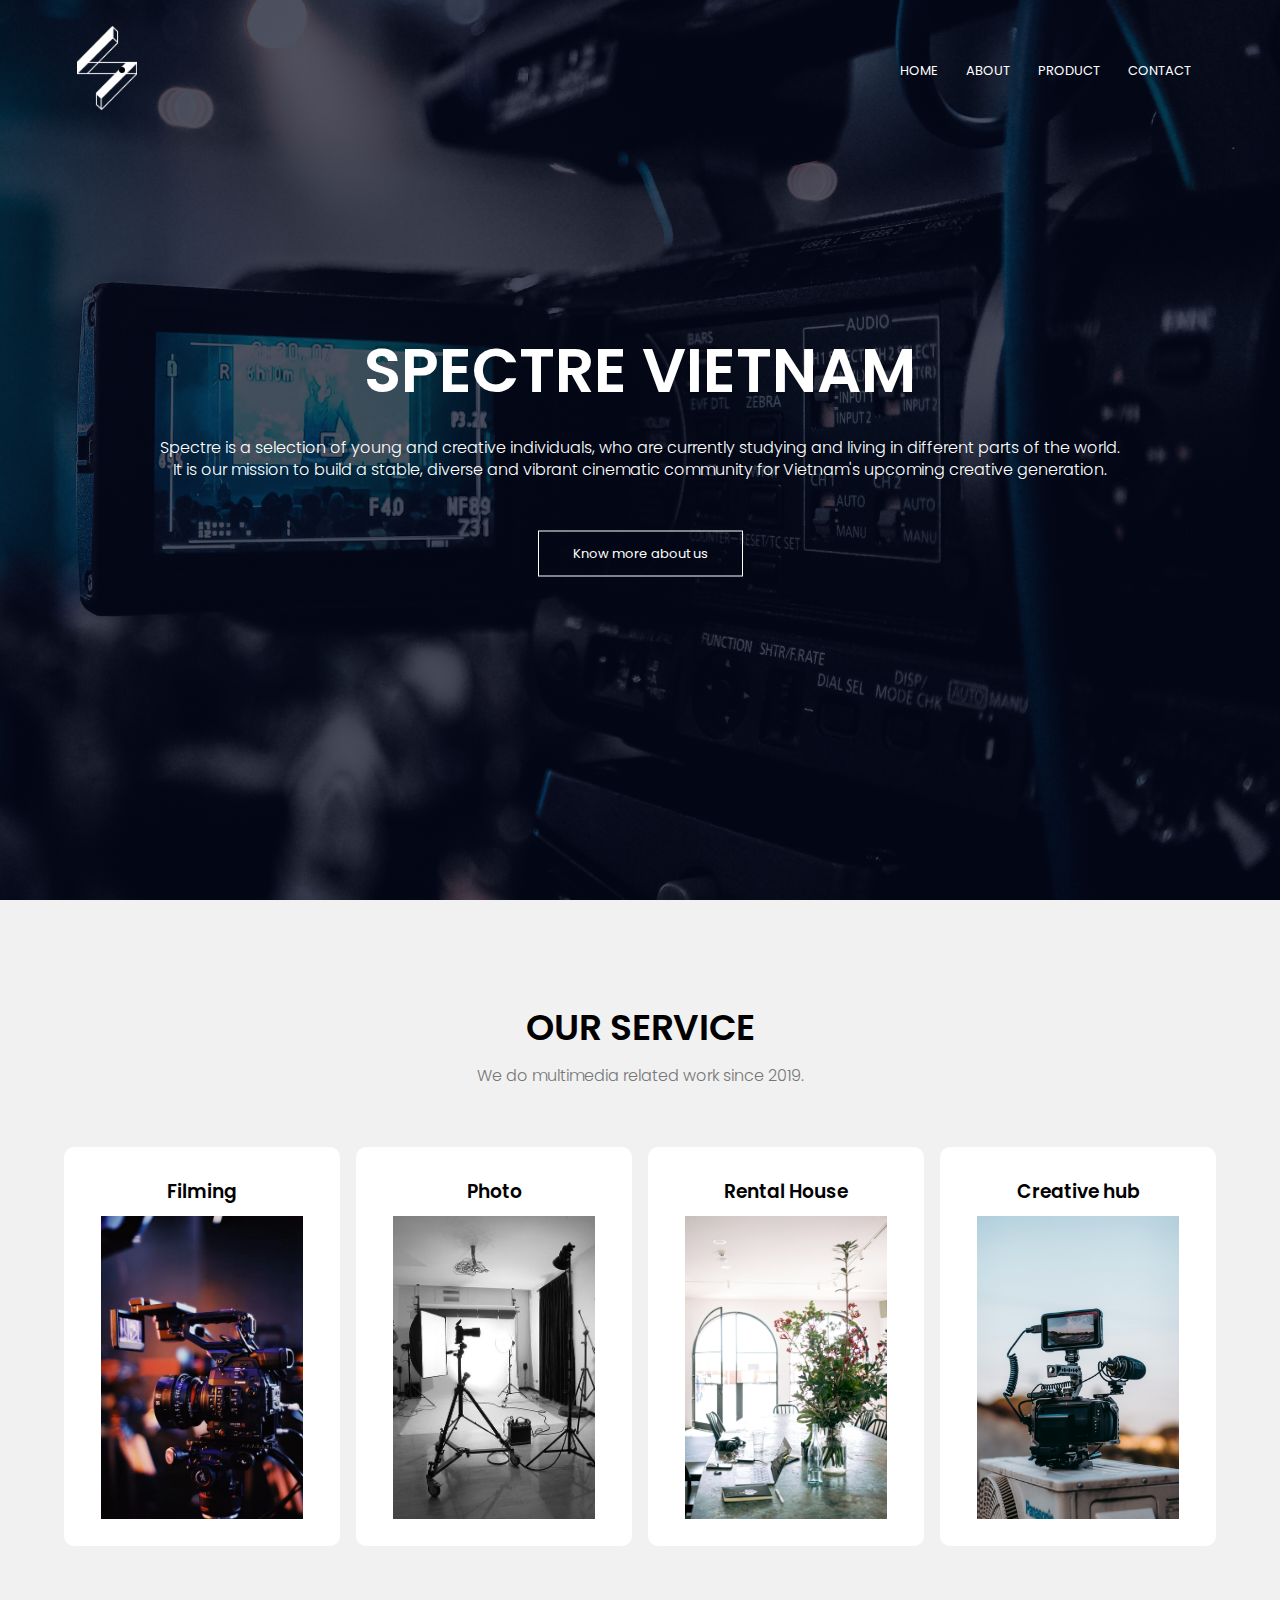
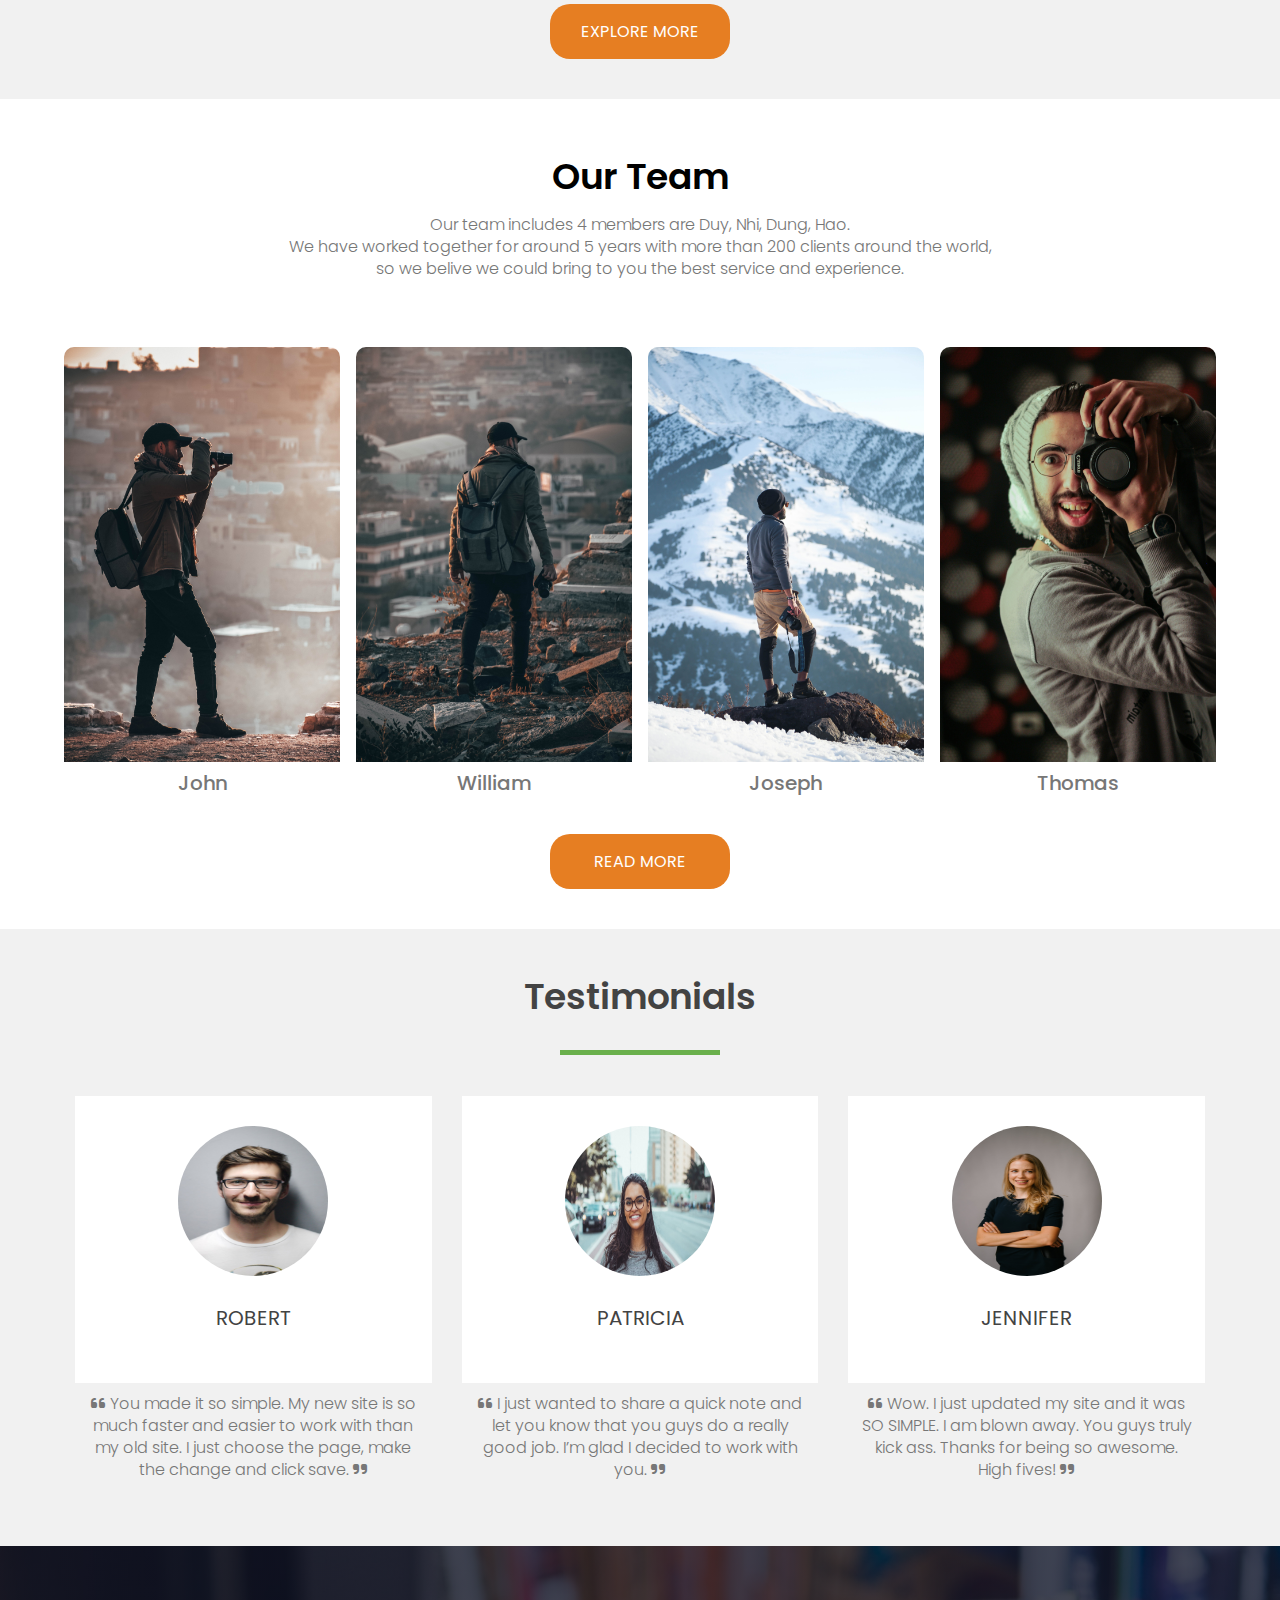
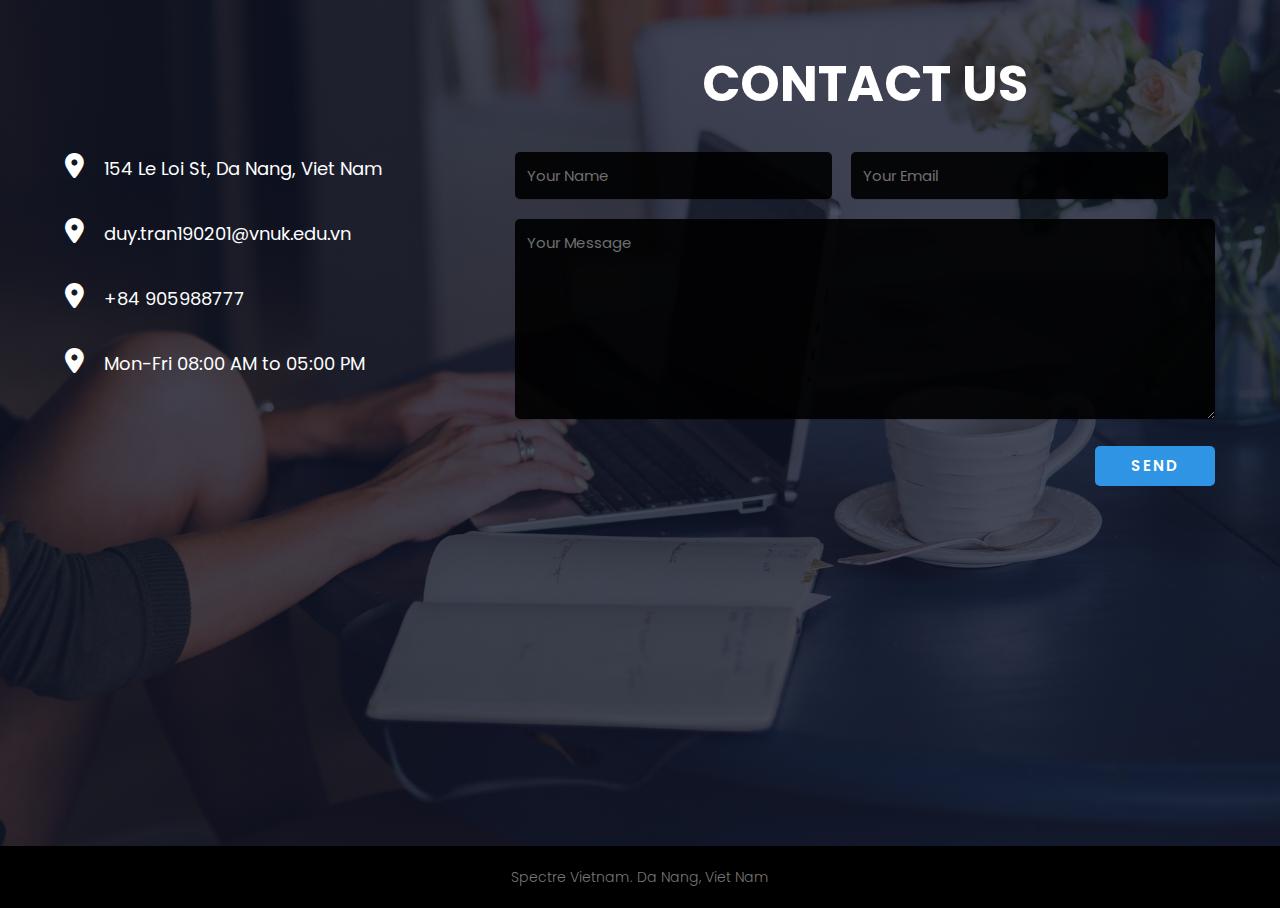
<file: index.html>
<!DOCTYPE html>

<html lang="en">
    <head>
        <meta name="viewport" content="width=device-width, initial-scale=1.0">
        <meta charset="UTF-8">
        <title>
            Spectre Vietnam
        </title>
        
        <link rel="stylesheet" href="./Resource/css/style.css">
        <link rel="stylesheet" href="./Resource/css/query.css">

        <link rel="preconnect" href="https://fonts.googleapis.com">
        <link rel="preconnect" href="https://fonts.gstatic.com" crossorigin>
        <link href="https://fonts.googleapis.com/css2?family=Poppins:wght@100;200;300;400;600;700&display=swap" rel="stylesheet">

        <link rel="stylesheet" href="https://cdnjs.cloudflare.com/ajax/libs/font-awesome/6.1.1/css/all.min.css">
    </head>
    <body>
        <section class="header-area">
            <nav>
                <a href="index.html" class="logo"><img src="./Resource/img/logo.png" alt="Logo"></a>
                <div class="nav-links">
                    <i class="fa-solid fa-xmark" id="btnHide"></i>
                    <ul>
                        <li>
                            <a href="./index.html">HOME</a>
                            <a href="./about.html">ABOUT</a>
                            <a href="./product.html">PRODUCT</a>
                            <a href="./contact.html">CONTACT</a>
                        </li>
                    </ul>
                </div>
                <i class="fa-solid fa-bars" id="btnShow"></i>
            </nav>
            <div class="texting-box">
                <h1>SPECTRE VIETNAM</h1>
                <p>Spectre is a selection of young and creative individuals, 
                    who are currently studying and living in different parts of the world.
                <br>
                It is our mission to build a stable, 
                diverse and vibrant cinematic community for Vietnam's upcoming creative generation.</p>
                <a href="./about.html" class="hero-btn">Know more about us</a>
            </div>
        </section>
        <section class="product-area">
            <h1>OUR SERVICE</h1>
            <p class="intro">We do multimedia related work since 2019. </p>
            <div class="row">
                <div class="product-col">
                    <h3>Filming</h3>
                    <img src="./Resource/img/Product1.webp" alt="">
                </div>
                <div class="product-col">
                    <h3>Photo</h3>
                    <img src="./Resource/img/Product2.jpg" alt="">

                </div>
                <div class="product-col">
                    <h3>Rental House</h3>
                    <img src="./Resource/img/Product3.jpg" alt="">
                </div>
                <div class="product-col">
                    <h3>Creative hub</h3>
                    <img src="./Resource/img/Product4.jpg" alt="">
                </div>
            </div>
            <a href="./product.html" class="btn">EXPLORE MORE</a>
        </section>
        <section class="members">
            <h1>Our Team</h1>
            <p class="intro">Our team includes 4 members are Duy, Nhi, Dung, Hao. 
                <br> We have worked together for around 5 years with more than 200 clients around the world, 
                <br> so we belive we could bring to you the best service and experience.</p>
            <div class="row">
                <div class="members-col">
                    <img src="./Resource/img/Cameraman1.jpg" alt="">
                    <p>John</p>
                </div>
                <div class="members-col">
                    <img src="./Resource/img/Cameraman2.jpg" alt="">
                    <p>William</p>
                </div>
                <div class="members-col">
                    <img src="./Resource/img/Cameraman3.jpg" alt="">
                    <p>Joseph</p>
                </div>
                <div class="members-col">
                    <img src="./Resource/img/Cameraman4.jpg" alt="">
                    <p>Thomas</p>
                </div>
            </div>
            <a href="./about.html" class="btn">READ MORE</a>
        </section>
        <section class="testimonials">
            <div class="testimonials-inner">
                <h1>Testimonials</h1>
                <div class="border"></div>
                
                <div class="testimonials-row">
                    <div class="testimonials-row-col">
                        <div class="testimonials-row-col-testimonial">
                            <img src="./Resource/img/person1.jpg" alt="">
                            <div class="estimonials-row-col-testimonial-name">Robert</div>

                        </div>
                        <p><i class="fa-solid fa-quote-left"></i> You made it so simple. My new site is so much faster and easier 
                            to work with than my old site. I just choose the page,
                             make the change and click save. <i class="fa-solid fa-quote-right"></i></p>
                    </div>

                    <div class="testimonials-row-col">
                        <div class="testimonials-row-col-testimonial">
                            <img src="./Resource/img/person2.jpg" alt="">
                            <div class="estimonials-row-col-testimonial-name">Patricia</div>

                        </div>
                        <p><i class="fa-solid fa-quote-left"></i> I just wanted to share a quick note and let you know 
                            that you guys do a really good job. 
                            I’m glad I decided to work with you. <i class="fa-solid fa-quote-right"></i></p>
                    </div>

                    <div class="testimonials-row-col">
                        <div class="testimonials-row-col-testimonial">
                            <img src="./Resource/img/person3.jpg" alt="">
                            <div class="estimonials-row-col-testimonial-name">Jennifer</div>

                        </div>
                        <p><i class="fa-solid fa-quote-left"></i> Wow. I just updated my site and it was SO SIMPLE. 
                            I am blown away. You guys truly kick ass. 
                            Thanks for being so awesome. High fives! <i class="fa-solid fa-quote-right"></i></p>
                    </div>
                </div>

            </div>
        </section>
        <section class="contact-area">
            <div class="alert-success">
                <span>Message Sent! Thank you for contacting us.</span>
            </div>
        
            <div class="alert-error">
                <span></span>
            </div>
            <div class="contact-section">
                <div class="contact-info">
                    <div><i class="fa-solid fa-location-dot"></i>154 Le Loi St, Da Nang, Viet Nam</div>
                    <div><i class="fa-solid fa-location-dot"></i>duy.tran190201@vnuk.edu.vn</div>
                    <div><i class="fa-solid fa-location-dot"></i>+84 905988777</div>
                    <div><i class="fa-solid fa-location-dot"></i>Mon-Fri 08:00 AM to 05:00 PM</div>
                </div>
                <div class="contact-form">
                    <h2>Contact Us</h2>
                    <form class="contact" method="post">
                        <input type="text" name="name" class="text-box name" placeholder="Your Name" required/>
                        <input type="email" name="email" class="text-box email" placeholder="Your Email" required/>
                        <textarea name="message" rows="5" placeholder="Your Message" required></textarea>
                    </form>
                    <button class="send-btn">Send</button>
                </div>
            </div>
        </section>
        
        <script src="./Resource/js/script.js"></script>
        <footer> <p>Spectre Vietnam. Da Nang, Viet Nam</p> </footer>
    </body>
    
</html>
</file>
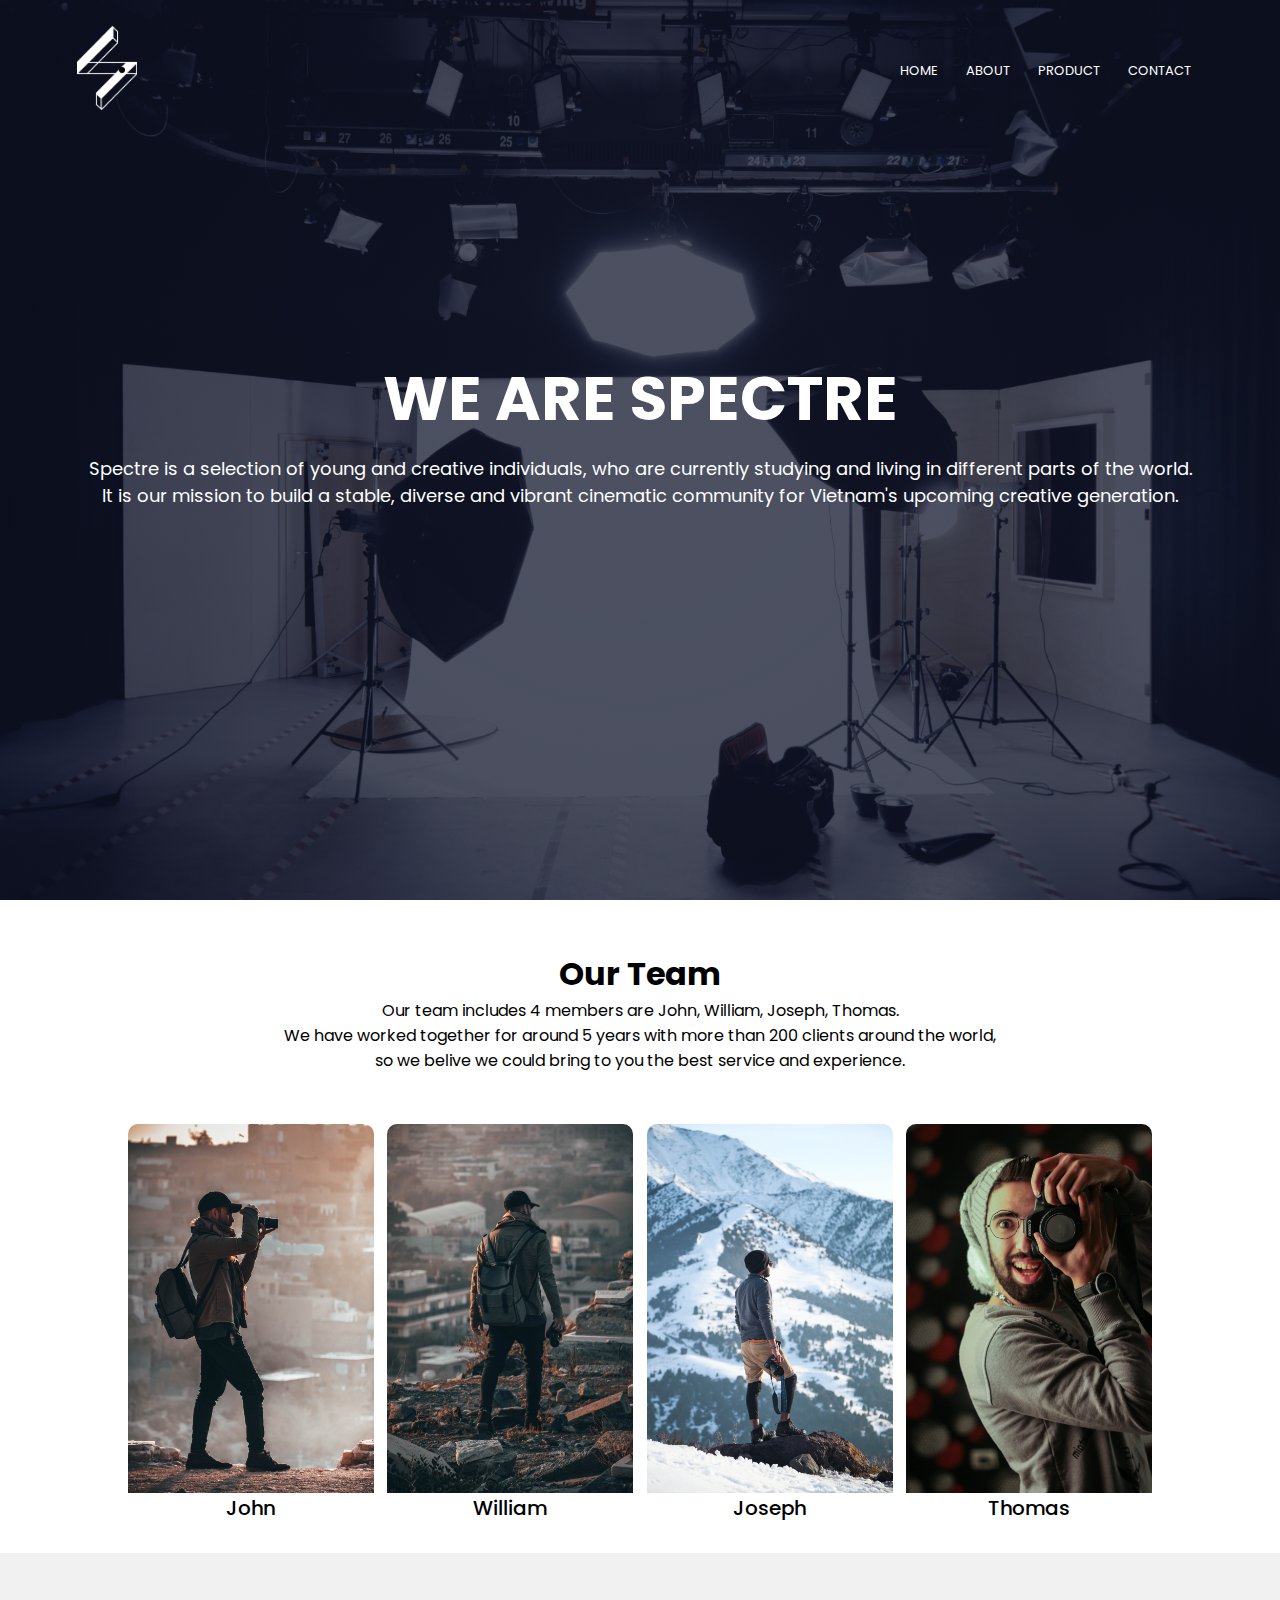
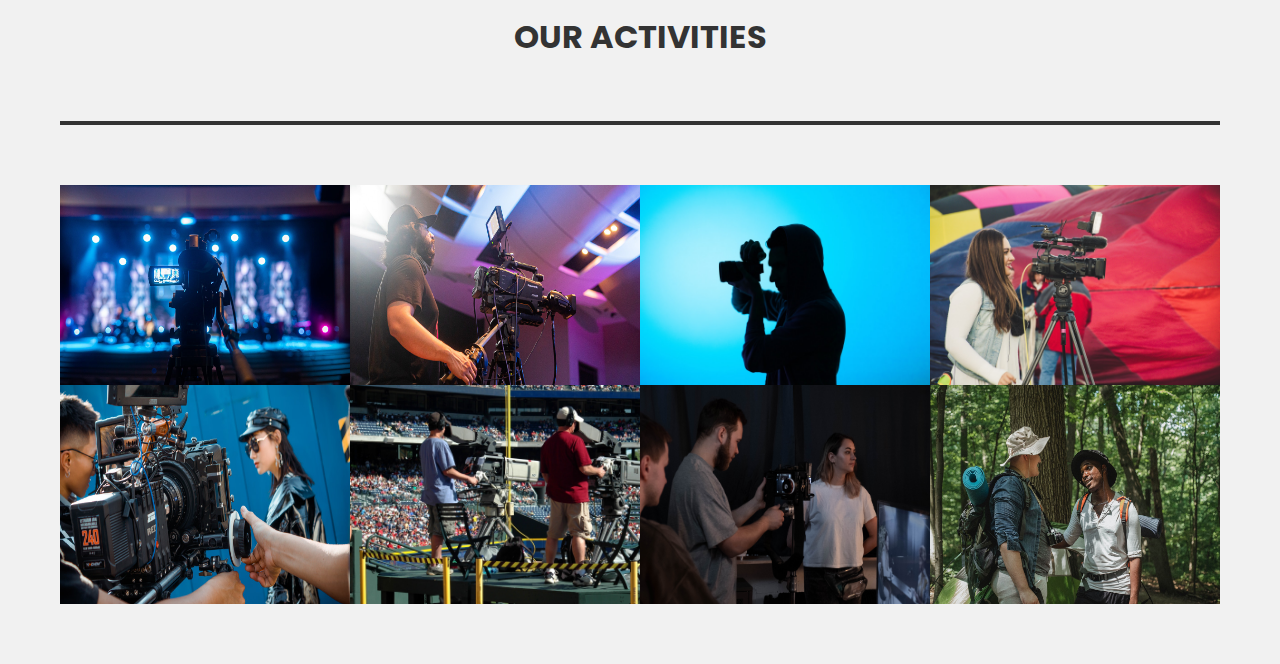
<file: about.html>
<!DOCTYPE html>

<html lang="en">
    <head>
        <meta name="viewport" content="width=device-width, initial-scale=1.0">
        <meta charset="UTF-8">
        <title>
            Spectre Vietnam
        </title>
        
        <link rel="stylesheet" href="./Resource/css/styleAbout.css">
        <link rel="stylesheet" href="./Resource/css/query.css">

        <link rel="preconnect" href="https://fonts.googleapis.com">
        <link rel="preconnect" href="https://fonts.gstatic.com" crossorigin>
        <link href="https://fonts.googleapis.com/css2?family=Poppins:wght@100;200;300;400;600;700&display=swap" rel="stylesheet">

        <link rel="stylesheet" href="https://cdnjs.cloudflare.com/ajax/libs/font-awesome/6.1.1/css/all.min.css">
    </head>
    <body>
        <section class="about-page">
            <nav>
                <a href="index.html" class="logo"><img src="./Resource/img/logo.png" alt="Logo"></a>
                <div class="nav-links">
                    <i class="fa-solid fa-xmark" id="btnHide"></i>
                    <ul>
                        <li>
                            <a href="./index.html">HOME</a>
                            <a href="./about.html">ABOUT</a>
                            <a href="./product.html">PRODUCT</a>
                            <a href="./contact.html">CONTACT</a>
                        </li>
                    </ul>
                </div>
                <i class="fa-solid fa-bars" id="btnShow"></i>
            </nav>
            <div class="text-box">
                <h1>WE ARE SPECTRE</h1>
                <p>Spectre is a selection of young and creative individuals, 
                    who are currently studying and living in different parts of the world.
                <br>
                It is our mission to build a stable, 
                diverse and vibrant cinematic community for Vietnam's upcoming creative generation.</p>
            </div>
        </section>
        <section class="members">
            <h1>Our Team</h1>
            <p>Our team includes 4 members are John, William, Joseph, Thomas. 
                <br> We have worked together for around 5 years with more than 200 clients around the world, 
                <br> so we belive we could bring to you the best service and experience.</p>
            <div class="row">
                <div class="members-col">
                    <img src="./Resource/img/Cameraman1.jpg" alt="">
                    <p>John</p>
                </div>
                <div class="members-col">
                    <img src="./Resource/img/Cameraman2.jpg" alt="">
                    <p>William</p>
                </div>
                <div class="members-col">
                    <img src="./Resource/img/Cameraman3.jpg" alt="">
                    <p>Joseph</p>
                </div>
                <div class="members-col">
                    <img src="./Resource/img/Cameraman4.jpg" alt="">
                    <p>Thomas</p>
                </div>
            </div>
        </section>
        <section class="gallery-section">
            <div class="gallery-inner-width">
                <h1>OUR ACTIVITIES</h1>
                <div class="gallery-inner-width-border"></div>
                <div class="gallery-inner-width-gallery">
                    <a href="./Resource/img/acti1.jpg" class="image">
                        <img src="./Resource/img/acti1.jpg" alt="">
                    </a>

                    <a href="./Resource/img/acti2.jpg" class="image">
                        <img src="./Resource/img/acti2.jpg" alt="">
                    </a>

                    <a href="./Resource/img/acti3.jpg" class="image">
                        <img src="./Resource/img/acti3.jpg" alt="">
                    </a>

                    <a href="./Resource/img/acti4.jpg" class="image">
                        <img src="./Resource/img/acti4.jpg" alt="">
                    </a>

                    <a href="./Resource/img/acti5.jpg" class="image">
                        <img src="./Resource/img/acti5.jpg" alt="">
                    </a>

                    <a href="./Resource/img/acti6.jpg" class="image">
                        <img src="./Resource/img/acti6.jpg" alt="">
                    </a>

                    <a href="./Resource/img/acti7.jpg" class="image">
                        <img src="./Resource/img/acti7.jpg" alt="">
                    </a>

                    <a href="./Resource/img/acti8.jpg" class="image">
                        <img src="./Resource/img/acti8.jpg" alt="">
                    </a>
                </div>
            </div>
        </section>
        <script src="./Resource/js/script.js"></script>
    </body>
</html>
</file>
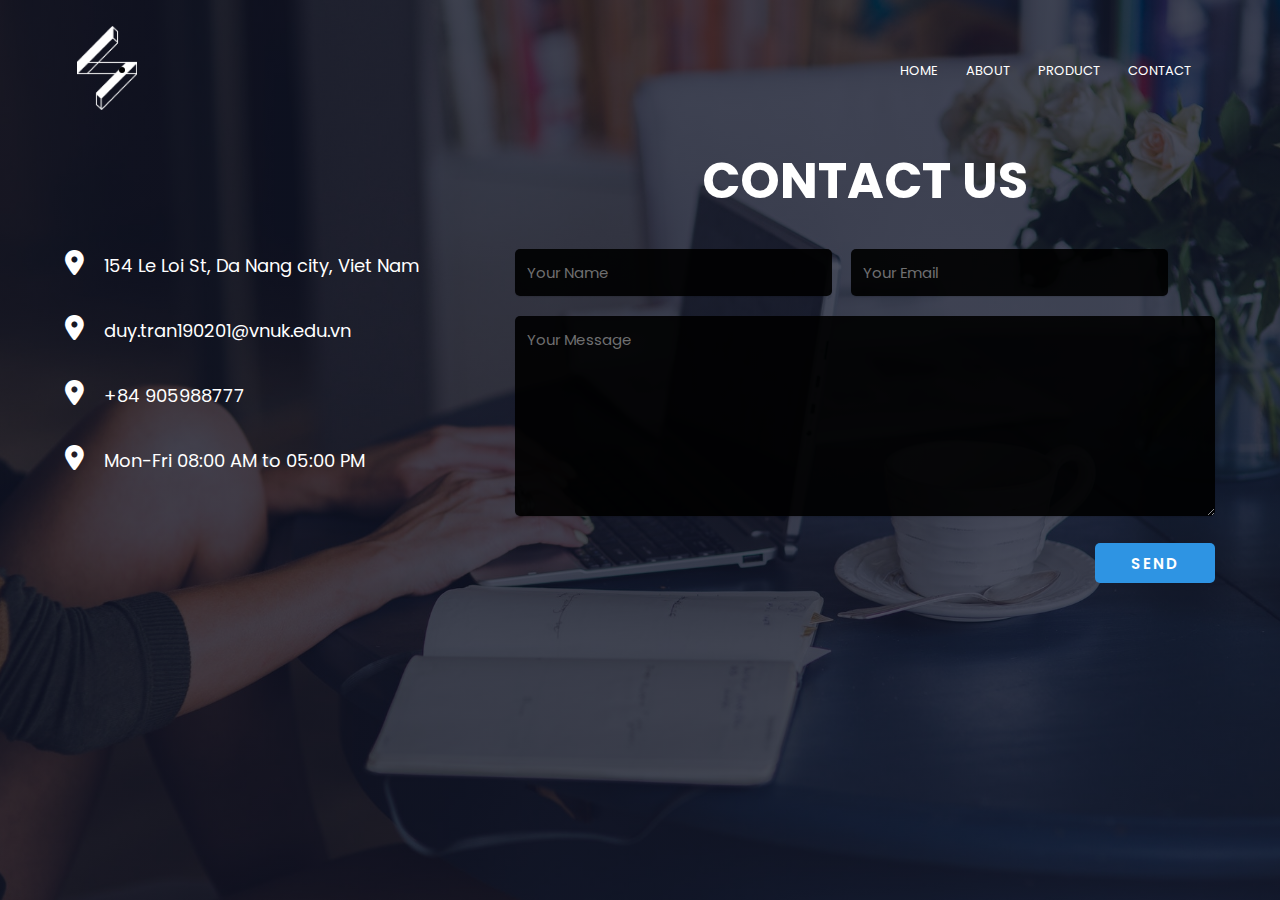
<file: contact.html>
<!DOCTYPE html>

<html lang="en">
    <head>
        <meta name="viewport" content="width=device-width, initial-scale=1.0">
        <meta charset="UTF-8">
        <title>
            Spectre Vietnam
        </title>
        
        <link rel="stylesheet" href="./Resource/css/styleContact.css">
        <link rel="stylesheet" href="./Resource/css/query.css">

        <link rel="preconnect" href="https://fonts.googleapis.com">
        <link rel="preconnect" href="https://fonts.gstatic.com" crossorigin>
        <link href="https://fonts.googleapis.com/css2?family=Poppins:wght@100;200;300;400;600;700&display=swap" rel="stylesheet">

        <link rel="stylesheet" href="https://cdnjs.cloudflare.com/ajax/libs/font-awesome/6.1.1/css/all.min.css">
    </head>
    <body class="bodyContact">
        <section class="contact-page">
            <nav>
                <a href="index.html" class="logo"><img src="./Resource/img/logo.png" alt="Logo"></a>
                <div class="nav-links">
                    <i class="fa-solid fa-xmark" id="btnHide"></i>
                    <ul>
                        <li>
                            <a href="./index.html">HOME</a>
                            <a href="./about.html">ABOUT</a>
                            <a href="./product.html">PRODUCT</a>
                            <a href="./contact.html">CONTACT</a>
                        </li>
                    </ul>
                </div>
                <i class="fa-solid fa-bars" id="btnShow"></i>
            </nav>
            <div class="alert-success">
                <span>Message Sent! Thank you for contacting us.</span>
            </div>
        
            <div class="alert-error">
                <span></span>
            </div>
        
            <div class="contact-section">
                <div class="contact-info">
                    <div><i class="fa-solid fa-location-dot"></i>154 Le Loi St, Da Nang city, Viet Nam</div>
                    <div><i class="fa-solid fa-location-dot"></i>duy.tran190201@vnuk.edu.vn</div>
                    <div><i class="fa-solid fa-location-dot"></i>+84 905988777</div>
                    <div><i class="fa-solid fa-location-dot"></i>Mon-Fri 08:00 AM to 05:00 PM</div>
                </div>
                <div class="contact-form">
                    <h2>Contact Us</h2>
                    <form class="contact" method="post">
                        <input type="text" name="name" class="text-box name" placeholder="Your Name" required/>
                        <input type="email" name="email" class="text-box email" placeholder="Your Email" required/>
                        <textarea name="message" rows="5" placeholder="Your Message" required></textarea>
                    </form>
                    <button class="send-btn">Send</button>
                </div>
            </div>
        </section>
        
        <script src="./Resource/js/script.js"></script>
    </body>
</html>
</file>
<file: Resource/css/style.css>
/*DEFAULT SETUP*/
*{
    padding: 0px;
    margin: 0px;
    box-sizing: border-box;
    font-family: "Poppins", sans-serif;
    
}

.header-area{
    min-height: 100vh;
    width: 100%;
    background-image: linear-gradient(rgba(4,9,30,0.7), rgba(4,9,30,0.7)),url(../img/backgroundImage.jpg);
    background-position: center;
    background-size: cover;
    position: relative;
}

.btn{
    text-decoration: none;
    color: white;
    background-color: #e67e22;
    padding: 15px 30px;
    border-radius: 20px;
    margin: 0 5px;
    display: inline-block;
    width: 180px;
    text-align: center; 
    transition: all 0.3s;
    margin-bottom: 40px;
}
.btn:hover,
.btn:active{
    background-color: #d35400;
}

.intro{
    font-size: 16px;
}
/*NAV AREA*/
.logo img{
    width: 60px;
}

nav{
    display: flex;
    padding: 2% 6%;
    justify-content: space-between;
    align-items: center;
}

.nav-links{
    flex: 1;
    text-align: right;
}

.nav-links ul li a{
    list-style: none;
    display: inline-block;
    padding: 8px 12px;
    position: relative;
}

.nav-links ul li a{
    color: #fff;
    text-decoration: none;
    font-size: 13px;
}

.nav-links ul li a::after{
    content: '';
    width: 0%;
    height: 2px;
    background: #f44336;
    display: block;
    margin: auto;
    transition: 0.5s;
}

.nav-links ul li a:hover::after{
    width: 100%;
}

/*TEXTING-BOX AREA*/
.texting-box{
    width: 90%;
    color: #fff;
    position: absolute;
    top: 50%;
    left: 50%;
    transform: translate(-50%,-50%);
    text-align: center;
}

.texting-box h1{
    font-size: 62px;
}

.texting-box p{
    margin: 10px 0 40px;
    font-size: 16px;
    color: #fff;
}

.hero-btn{
    display: inline-block;
    text-decoration: none;
    color: #fff;
    border: 1px solid #fff;
    padding: 12px 34px;
    font-size: 13px;
    background: transparent;
    position: relative;
    cursor: pointer;
}

.hero-btn:hover{
    border: 1px solid #f44336;
    background: #f44336;
    transition: 1s;
}

nav .fa-solid{
    display: none;
}

.testimonials-row-col p{
    font-size: 16px;
}
/*HOME-PRODUCT AREA*/
.product-area{
    width: 100%;
    margin: auto;
    text-align: center;
    padding-top: 100px;
    background: #f1f1f1;
}

.product-area .row{

    margin: auto;
    width: 90%;
    text-align: center;
}

h1{
    font-size: 36px;
    font-weight: 600;
}

p{
    color: #777;
    font-size: 14px;
    font-weight: 300;
    line-height: 22px;
    padding: 10px;
}

.row{
    margin-top: 5%;
    display: flex;
    justify-content: space-between;
}

.product-col{
    flex-basis: 24%;
    background: #fff;
    border-radius: 10px;
    margin-bottom: 5%;
    padding: 20px 12px;
    box-sizing: border-box;
    transition: 0.5s;
    margin-top: 50px;
}

.product-col img{
    width: 80%;
}

h3{
    text-align: center;
    font-weight: 600;
    margin: 10px 0;
}

.product-col:hover{
    box-shadow: 0 0 20px 0px rgba(0, 0, 0, 0.2);
}

/*MEMBER AREA*/
.members{
    width: 90%;
    margin: auto;
    text-align: center;
    padding-top: 50px;
}

.members-col{
    flex-basis: 24%;
    border-radius: 10px;
    margin-bottom: 30px;
    position: relative;
    overflow: hidden;
    transition: 0.5s;
}

.members-col img{
    width: 100%;
    display: block;
}

.members-col p{
    font-size: 20px;
    font-weight: 500;
}

.members-col:hover{
    box-shadow: 0 0 20px 0px rgba(0, 0, 0, 0.2);
}

/*TESTIMONIALS AREA*/
.testimonials{
    padding: 40px 0;
    background: #f1f1f1;
    color: #434343;
    text-align: center;
}

.testimonials-inner{
    max-width: 1200px;
    margin: auto;
    padding: 0 20px;
    overflow: hidden;
}

.testimonials-inner .border{
    width: 160px;
    height: 5px;
    background: #6ab04c;
    margin: 26px auto;
}

.testimonials-row{
    display: flex;
    flex-wrap: wrap;
    justify-content: center;
}

.testimonials-row-col{
    flex: 33.33%;
    max-width: 33.33%;
    box-sizing: border-box;
    padding: 15px;
}

.testimonials-row-col-testimonial{
    background: #fff;
    padding: 30px;

}

.testimonials-row-col-testimonial img{
    width: 150px;
    height: 150px;
    border-radius: 50%;
}

.estimonials-row-col-testimonial-name{
    font-size: 20px;
    text-transform: uppercase;
    margin: 20px 0;
}
/*CONTACT AREA*/

.contact-area{
    min-height: 100vh;
    width: 100%;
    background-image: linear-gradient(rgba(4,9,30,0.7), rgba(4,9,30,0.7)),url(../img/background-contact.jpg);
    background-position: center;
    background-size: cover;
    position: relative;

}

.contact-section{
    width: 100%;
    display: flex;
    justify-content: center;
    align-items: center;
}

.contact-info{
    margin-top: 100px;
    color: #fff;
    max-width: 500px;
    line-height: 65px;
    padding-left: 50px;
    font-size: 18px;
}

.contact-info i{
    margin-right: 20px;
    font-size: 25px;
}

.contact-form{
    margin-top: 100px;
    max-width: 700px;
    margin-right: 50px;
}

.contact-info, .contact-form{
    flex: 1;
}

.contact-form h2{
    color: #fff;
    text-align: center;
    font-size: 50px;
    text-transform: uppercase;
    margin-bottom: 30px;
}

.contact-form .text-box{
    background: #000;
    color: #fff;
    border: none;
    width: calc(50%-10px);
    padding: 12px;
    font-size: 15px;
    border-radius: 5px;
    box-shadow: 0 1px 1px rgba(0, 0, 0, 0.1);
    margin-bottom: 20px;
    opacity: 0.9;
}

.contact-form .text-box:first-child{
    margin-right: 15px;
}

.contact-form textarea{
    background: #000;
    color: #fff;
    border: none;
    width: 100%;
    padding: 12px;
    font-size: 15px;
    min-height: 200px;
    max-height: 400px;
    resize: vertical;
    border-radius: 5px;
    box-shadow: 0 1px 1px rgba(0, 0, 0, 0.1);
    margin-bottom: 20px;
    opacity: 0.9;
}

.contact-form .send-btn{
    float: right;
    background: #2E94E3;
    color: #fff;
    border: none;
    width: 120px;
    height: 40px;
    font-size: 15px;
    font-weight: 600;
    text-transform: uppercase;
    letter-spacing: 2px;
    border-radius: 5px;
    cursor: pointer;
    transition: 0.3s;
    transition-property: all;
}

.contact-form .send-btn:hover{
    background: #0582E3;
}

.alert-success{
    z-index: 1;
    background: #D4EDDA;
    font-size: 18px;
    padding: 20px 40px;
    min-width: 420px;
    position: fixed;
    right: 0;
    top: 10px;
    border-left: 8px solid #3AD66E;
    border-radius: 4px;
    visibility: hidden;
}

.alert-error{
    z-index: 1;
    background: #FFF3CD;
    font-size: 18px;
    padding: 20px 40px;
    min-width: 420px;
    position: fixed;
    right: 0;
    top: 10px;
    border-left: 8px solid #FFA502;
    border-radius: 4px;

    visibility: hidden;
}

/*FOOTER AREA*/

footer{
    text-align: center;
    color: white;
    background-color: black;
    padding: 10px 0px 10px 0px;
    width: 100%;  
}
</file>
<file: Resource/css/query.css>
@media(max-width: 600px){
    .text-box h1{
        font-size: 20px;
    }
    .nav-links ul li a{
        display: block;
    }
    .nav-links{
        position: absolute;
        background: #f44336; 
        height: 100vh;
        width: 200px;
        top: 0;
        right: -200px;
        text-align: left;
        z-index: 2;
        transition: 1s;
    }

    nav .fa-solid{
        display: block;
        color: #fff;
        margin: 10px;
        font-size: 22px;
        cursor: pointer;
    }

    .nav-links ul{
        padding: 30px;
    }

    .row{
        flex-direction: column;
    }

    .testimonials-row-col{
        flex: 100%;
        max-width: 100%;
    }

    .contact-section{
        flex-direction: column;
    }

    .contact-info, .contact-form{
        margin: 30px 50px;
    }

    .contact-form h2{
        font-size: 30px;
    }

    .contact-form .text-box{
        width: 100%;
    }

    .gallery-section .image{
        flex: 50%;
    }

    

}
</file>
<file: Resource/css/styleAbout.css>
/*DEFAULT SETUP*/
*{
    padding: 0px;
    margin: 0px;
    box-sizing: border-box;
    font-family: "Poppins", sans-serif;
    
}

.about-page{
    min-height: 100vh;
    width: 100%;
    background-image: linear-gradient(rgba(4,9,30,0.7), rgba(4,9,30,0.7)), url(../img/about-banner.jpg) ;
    background-position: center;
    background-size: cover;
    position: relative;
}

.row{
    margin-top: 5%;
    display: flex;
    justify-content: space-between;
}

/*NAV AREA*/
.logo img{
    width: 60px;
}

nav{
    display: flex;
    padding: 2% 6%;
    justify-content: space-between;
    align-items: center;
}

.nav-links{
    flex: 1;
    text-align: right;
}

.nav-links ul li a{
    list-style: none;
    display: inline-block;
    padding: 8px 12px;
    position: relative;
}

.nav-links ul li a{
    color: #fff;
    text-decoration: none;
    font-size: 13px;
}

.nav-links ul li a::after{
    content: '';
    width: 0%;
    height: 2px;
    background: #f44336;
    display: block;
    margin: auto;
    transition: 0.5s;
}

.nav-links ul li a:hover::after{
    width: 100%;
}

nav .fa-solid{
    display: none;
}

/*TEXT-BOX AREA*/
.text-box{
    width: 90%;
    color: #fff;
    position: absolute;
    top: 50%;
    left: 50%;
    transform: translate(-50%,-50%);
    text-align: center;
}

.text-box h1{
    font-size: 62px;
}

.text-box p{
    margin: 10px 0 40px;
    font-size: 18px;
    color: #fff;
}

/*MEMBER AREA*/
.members{
    width: 80%;
    margin: auto;
    text-align: center;
    padding-top: 50px;
}

.members-col{
    flex-basis: 24%;
    border-radius: 10px;
    margin-bottom: 30px;
    position: relative;
    overflow: hidden;
    transition: 0.5s;
}

.members-col img{
    width: 100%;
    display: block;
}

.members-col p{
    font-size: 20px;
    font-weight: 500;
}

.members-col:hover{
    box-shadow: 0 0 20px 0px rgba(0, 0, 0, 0.2);
}

/*GALLERY AREA*/

.gallery-section{
    width: 100%;
    padding: 60px 0;
    background: #f1f1f1;

}

.gallery-inner-width{
    width: 100%;
    max-width: 1200px;
    margin: auto;
    padding: 0 20px;
}

.gallery-inner-width h1{
    text-align: center;
    text-transform: uppercase;
    color: #333;
}

.gallery-inner-width-border{
    width: 100%;
    height: 4px;
    background: #333;
    margin: 60px auto;
}

.gallery-inner-width-gallery{
    display: flex;
    flex-wrap: wrap-reverse;
    justify-content: center;
}

.gallery-section .image{
    flex: 25%;
    overflow: hidden;
    cursor: pointer;
}

.gallery-section .image img{
    width: 100%;
    height: 100%;
    transition: 0.4s;
}

.gallery-section .image img:hover {
    transform: scale(1.4) rotate(15deg);
}
</file>
<file: Resource/css/styleContact.css>
/*DEFAULT SETUP*/
*{
    padding: 0px;
    margin: 0px;
    box-sizing: border-box;
    font-family: "Poppins", sans-serif;
    
}

body{
    min-height: 100vh;
    width: 100%;
    background-image: linear-gradient(rgba(4,9,30,0.7), rgba(4,9,30,0.7)),url(../img/background-contact.jpg) ;
    background-position: center;
    background-size: cover;
    position: relative;

}

.contact-section{
    width: 100%;
    display: flex;
    justify-content: center;
    align-items: center;
}

.contact-info{
    color: #fff;
    max-width: 500px;
    line-height: 65px;
    padding-left: 50px;
    font-size: 18px;
}

.contact-info i{
    margin-right: 20px;
    font-size: 25px;
}

.contact-form{
    max-width: 700px;
    margin-right: 50px;
}

.contact-info, .contact-form{
    flex: 1;
}

.contact-form h2{
    color: #fff;
    text-align: center;
    font-size: 50px;
    text-transform: uppercase;
    margin-bottom: 30px;
}

.contact-form .text-box{
    background: #000;
    color: #fff;
    border: none;
    width: calc(50%-10px);
    padding: 12px;
    font-size: 15px;
    border-radius: 5px;
    box-shadow: 0 1px 1px rgba(0, 0, 0, 0.1);
    margin-bottom: 20px;
    opacity: 0.9;
}

.contact-form .text-box:first-child{
    margin-right: 15px;
}

.contact-form textarea{
    background: #000;
    color: #fff;
    border: none;
    width: 100%;
    padding: 12px;
    font-size: 15px;
    min-height: 200px;
    max-height: 400px;
    resize: vertical;
    border-radius: 5px;
    box-shadow: 0 1px 1px rgba(0, 0, 0, 0.1);
    margin-bottom: 20px;
    opacity: 0.9;
}

.contact-form .send-btn{
    float: right;
    background: #2E94E3;
    color: #fff;
    border: none;
    width: 120px;
    height: 40px;
    font-size: 15px;
    font-weight: 600;
    text-transform: uppercase;
    letter-spacing: 2px;
    border-radius: 5px;
    cursor: pointer;
    transition: 0.3s;
    transition-property: all;
}

.contact-form .send-btn:hover{
    background: #0582E3;
}

.alert-success{
    z-index: 1;
    background: #D4EDDA;
    font-size: 18px;
    padding: 20px 40px;
    min-width: 420px;
    position: fixed;
    right: 0;
    top: 10px;
    border-left: 8px solid #3AD66E;
    border-radius: 4px;
    visibility: hidden;
}

.alert-error{
    z-index: 1;
    background: #FFF3CD;
    font-size: 18px;
    padding: 20px 40px;
    min-width: 420px;
    position: fixed;
    right: 0;
    top: 10px;
    border-left: 8px solid #FFA502;
    border-radius: 4px;

    visibility: hidden;
}

/*NAV AREA*/
.logo img{
    width: 60px;
}

nav{
    display: flex;
    padding: 2% 6%;
    justify-content: space-between;
    align-items: center;
}

.nav-links{
    flex: 1;
    text-align: right;
}

.nav-links ul li a{
    list-style: none;
    display: inline-block;
    padding: 8px 12px;
    position: relative;
}

.nav-links ul li a{
    color: #fff;
    text-decoration: none;
    font-size: 13px;
}

.nav-links ul li a::after{
    content: '';
    width: 0%;
    height: 2px;
    background: #f44336;
    display: block;
    margin: auto;
    transition: 0.5s;
}

.nav-links ul li a:hover::after{
    width: 100%;
}

nav .fa-solid{
    display: none;
}
</file>
